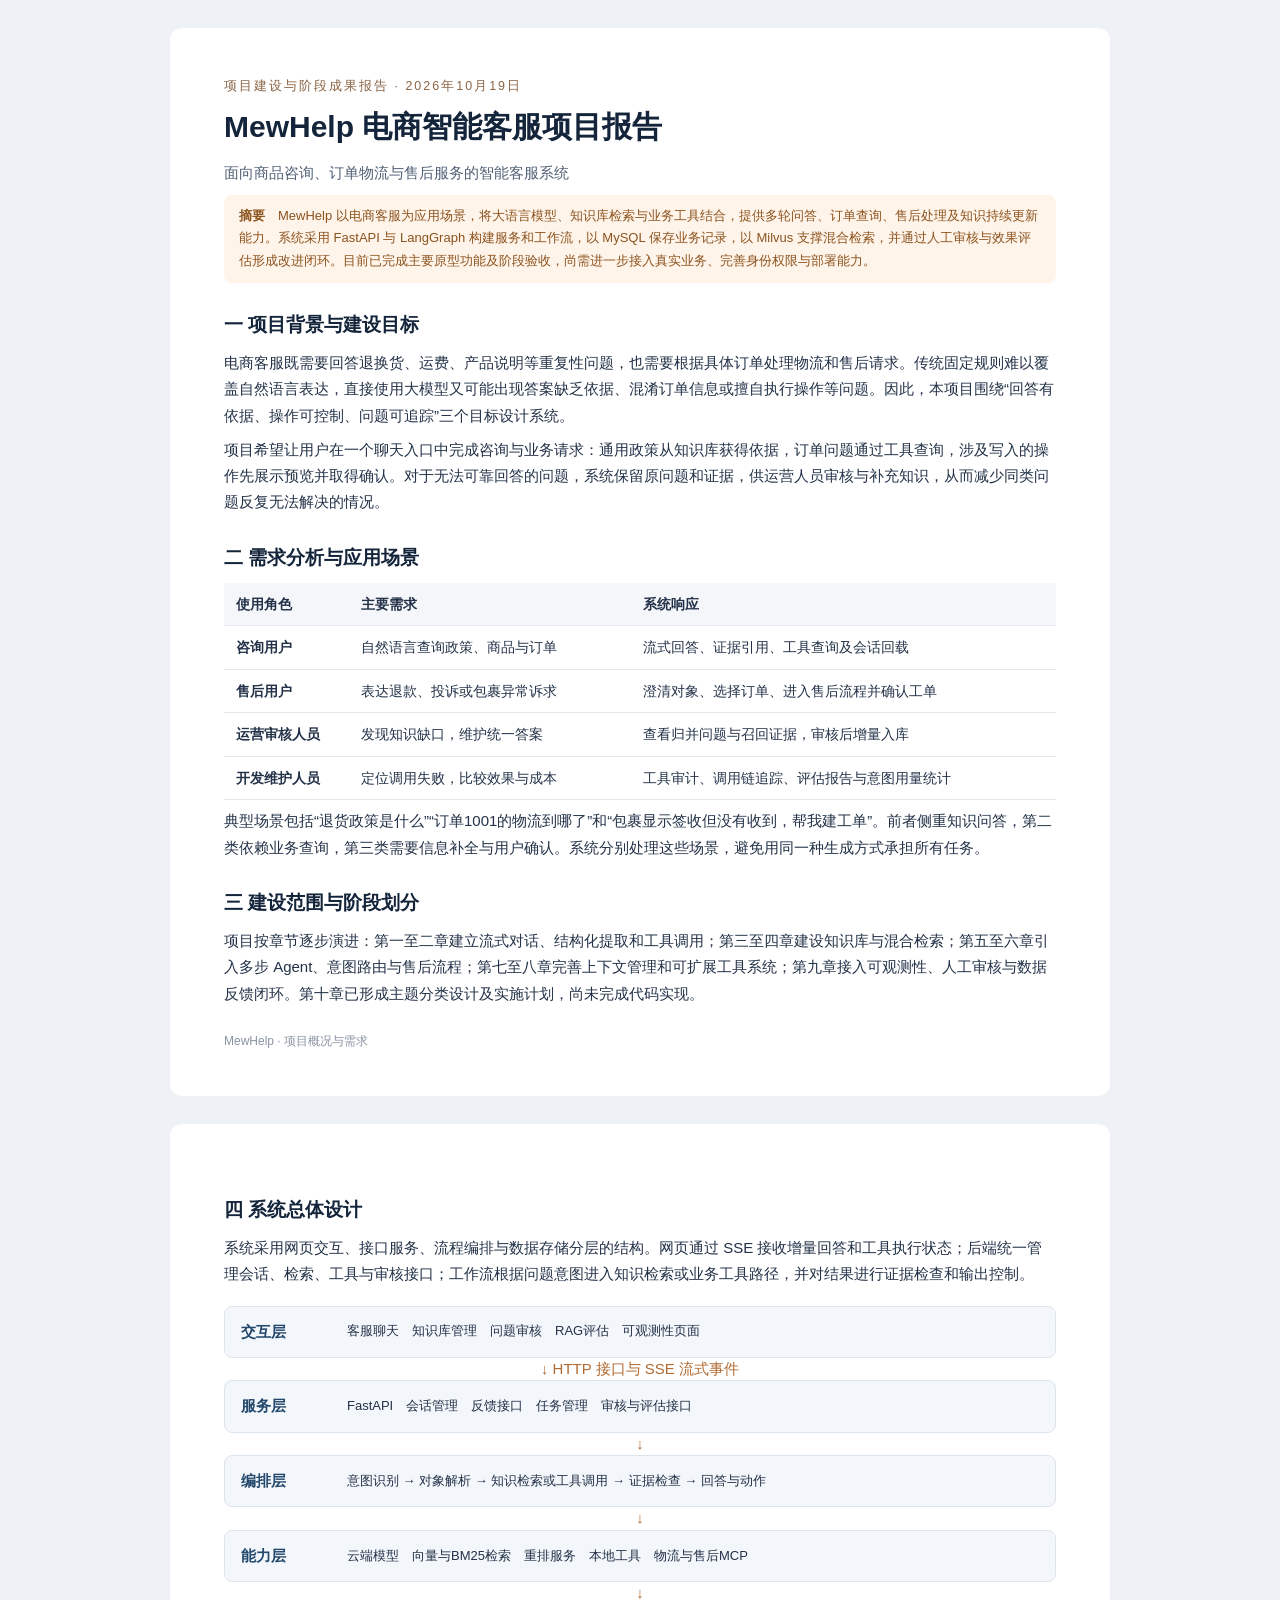
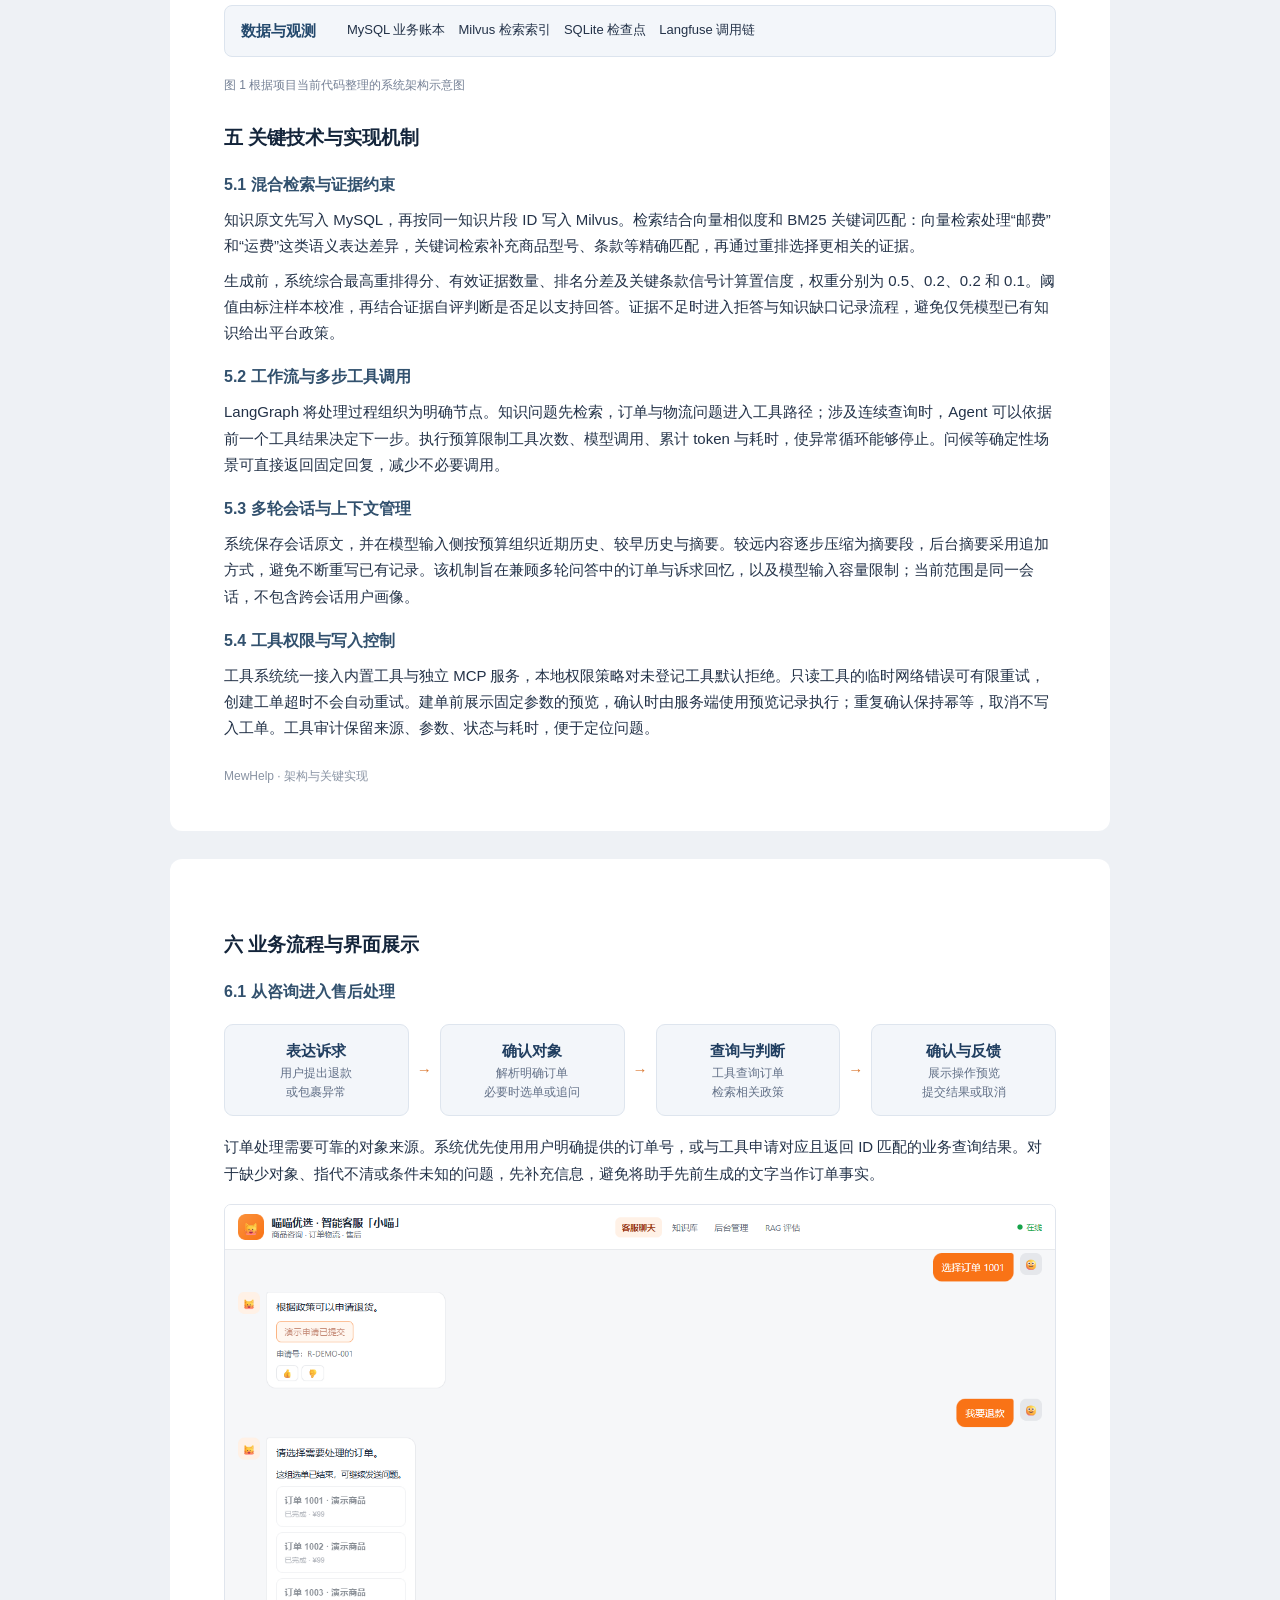
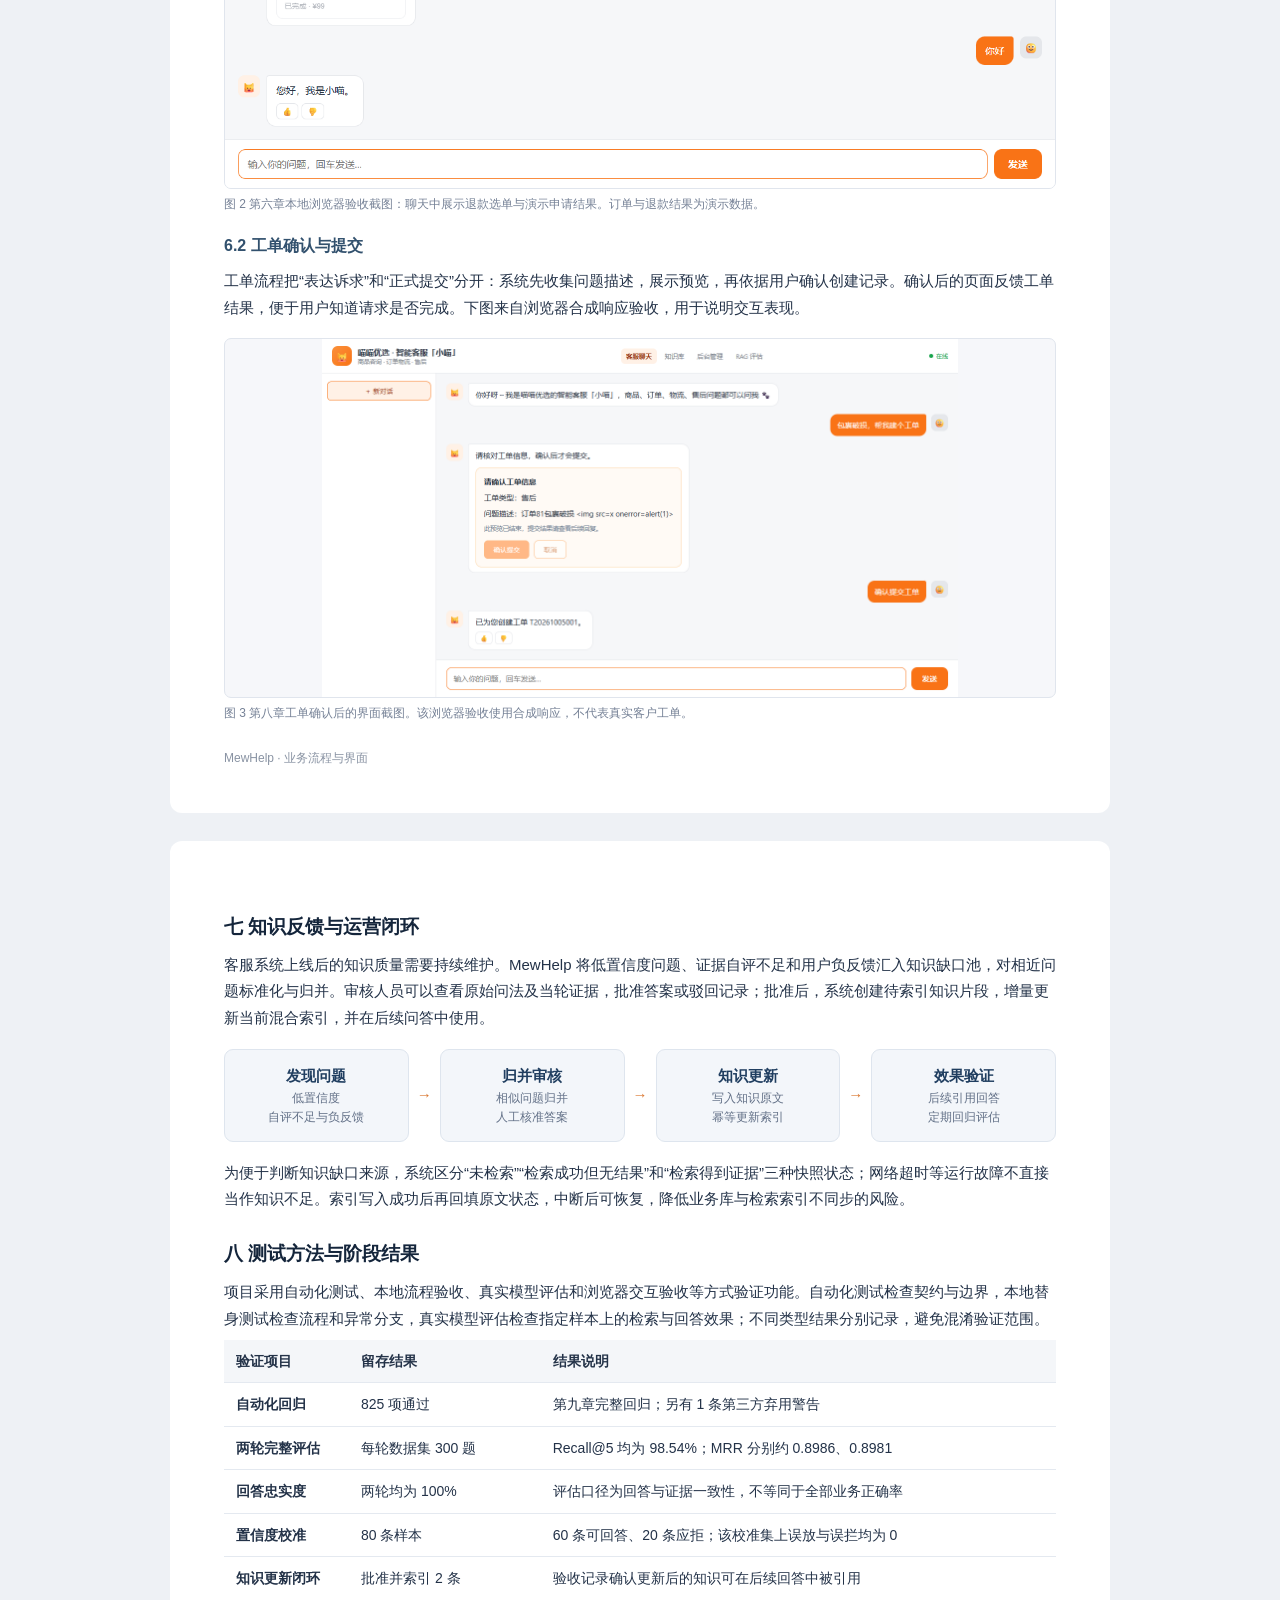
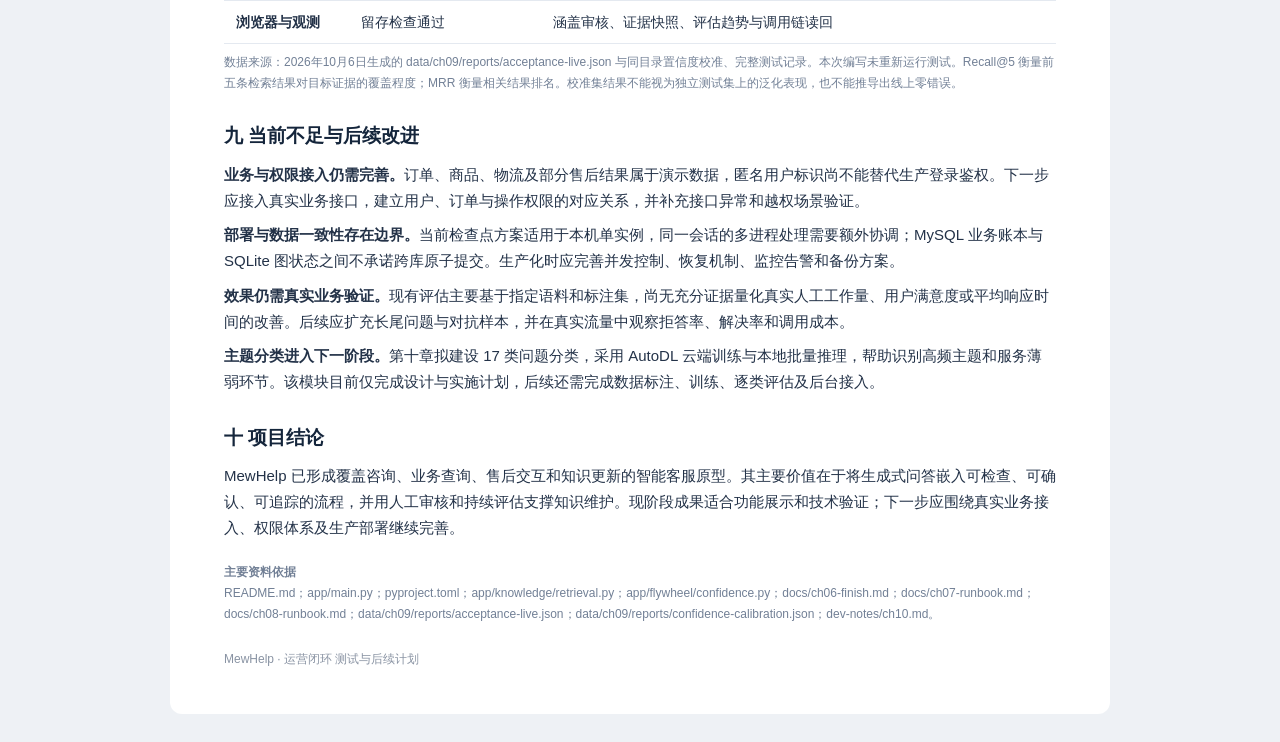
<file: docs/项目报告.html>
<!doctype html><html lang="zh-CN"><head><meta charset="utf-8"><meta name="viewport" content="width=device-width,initial-scale=1"><title>MewHelp 电商智能客服项目报告</title><style>
*{box-sizing:border-box}body{margin:0;background:#eef1f5;color:#233248;font:15px/1.75 'Microsoft YaHei','PingFang SC',sans-serif}.page{max-width:940px;margin:28px auto;padding:44px 54px;background:white;border-radius:12px}header small{color:#8b6445;letter-spacing:2px}h1{font-size:30px;line-height:1.4;margin:8px 0 12px;color:#14253b}h2{font-size:19px;margin:25px 0 9px;color:#14253b}p{margin:8px 0}.intro{color:#526176}.flow{display:flex;align-items:stretch;gap:8px;margin:18px 0}.box{flex:1;background:#f3f6fa;border:1px solid #dee5ee;border-radius:9px;padding:13px 9px;text-align:center}.box b{display:block;color:#203e60}.box small{font-size:12px;color:#627087;line-height:1.6;display:block}.arrow{align-self:center;color:#db7a34}.loop{padding:10px 15px;background:#fff4e9;color:#8c531f;border-radius:8px;font-size:13px}table{border-collapse:collapse;width:100%;font-size:14px}th,td{text-align:left;padding:9px 12px;border-bottom:1px solid #e4e9f0;vertical-align:top}th{background:#f4f6f9}td:first-child{width:125px;font-weight:bold}figure{margin:17px 0}figure img{display:block;width:100%;border:1px solid #e0e5ed;border-radius:7px}figcaption{font-size:12px;color:#758196;margin-top:5px}.metrics{display:flex;gap:12px;margin:15px 0}.metric{flex:1;border:1px solid #dfe7f0;border-radius:9px;padding:14px}.metric strong{font-size:26px;color:#bf651e;display:block}.metric span{font-size:13px}.note,.sources{font-size:12px;color:#728096}.sources{margin-top:20px;overflow-wrap:anywhere}footer{margin-top:24px;font-size:12px;color:#8993a3}@media print{@page{size:A4;margin:14mm}body{background:white;font-size:11pt}.page{margin:0;padding:0;border-radius:0;max-width:none}.page+.page{break-before:page}h2{margin-top:16px}figure,.flow,.metrics,table{break-inside:avoid}header small{font-size:9pt}h1{font-size:23pt}figcaption,.note,.sources,footer{font-size:8pt}}@media(max-width:650px){.page{margin:0;padding:25px 20px}.flow{flex-wrap:wrap}.box{min-width:40%}.arrow{display:none}.metrics{flex-wrap:wrap}.metric{min-width:40%}h1{font-size:25px}}
h3{font-size:16px;margin:17px 0 6px;color:#32516e}.architecture{margin:18px 0}.layer{display:flex;gap:16px;align-items:center;background:#f3f6fa;border:1px solid #dce4ee;border-radius:8px;padding:12px 16px}.layer b{min-width:90px;color:#24496d}.layer span{font-size:13px}.down{text-align:center;color:#b16b33;line-height:1.5}.ticket img{max-height:360px;object-fit:contain;background:#f6f7fa}@media print{body{font-size:10pt;line-height:1.65}h2{font-size:15pt}h3{font-size:11pt}.layer{padding:8px 12px}figure img{max-height:310px;object-fit:contain}.ticket img{max-height:250px}table{font-size:9pt}th,td{padding:6px 8px}.page{break-after:auto}.sources{font-size:7pt}.flow{margin:12px 0}.box{padding:9px 6px}}</style></head><body><article class="page">
<header><small>项目建设与阶段成果报告 · 2026年10月19日</small><h1>MewHelp 电商智能客服项目报告</h1><p class="intro">面向商品咨询、订单物流与售后服务的智能客服系统</p></header>
<div class="loop"><b>摘要</b>　MewHelp 以电商客服为应用场景，将大语言模型、知识库检索与业务工具结合，提供多轮问答、订单查询、售后处理及知识持续更新能力。系统采用 FastAPI 与 LangGraph 构建服务和工作流，以 MySQL 保存业务记录，以 Milvus 支撑混合检索，并通过人工审核与效果评估形成改进闭环。目前已完成主要原型功能及阶段验收，尚需进一步接入真实业务、完善身份权限与部署能力。</div>
<h2>一 项目背景与建设目标</h2>
<p>电商客服既需要回答退换货、运费、产品说明等重复性问题，也需要根据具体订单处理物流和售后请求。传统固定规则难以覆盖自然语言表达，直接使用大模型又可能出现答案缺乏依据、混淆订单信息或擅自执行操作等问题。因此，本项目围绕“回答有依据、操作可控制、问题可追踪”三个目标设计系统。</p>
<p>项目希望让用户在一个聊天入口中完成咨询与业务请求：通用政策从知识库获得依据，订单问题通过工具查询，涉及写入的操作先展示预览并取得确认。对于无法可靠回答的问题，系统保留原问题和证据，供运营人员审核与补充知识，从而减少同类问题反复无法解决的情况。</p>
<h2>二 需求分析与应用场景</h2>
<table><thead><tr><th>使用角色</th><th>主要需求</th><th>系统响应</th></tr></thead><tbody>
<tr><td>咨询用户</td><td>自然语言查询政策、商品与订单</td><td>流式回答、证据引用、工具查询及会话回载</td></tr>
<tr><td>售后用户</td><td>表达退款、投诉或包裹异常诉求</td><td>澄清对象、选择订单、进入售后流程并确认工单</td></tr>
<tr><td>运营审核人员</td><td>发现知识缺口，维护统一答案</td><td>查看归并问题与召回证据，审核后增量入库</td></tr>
<tr><td>开发维护人员</td><td>定位调用失败，比较效果与成本</td><td>工具审计、调用链追踪、评估报告与意图用量统计</td></tr>
</tbody></table>
<p>典型场景包括“退货政策是什么”“订单1001的物流到哪了”和“包裹显示签收但没有收到，帮我建工单”。前者侧重知识问答，第二类依赖业务查询，第三类需要信息补全与用户确认。系统分别处理这些场景，避免用同一种生成方式承担所有任务。</p>
<h2>三 建设范围与阶段划分</h2>
<p>项目按章节逐步演进：第一至二章建立流式对话、结构化提取和工具调用；第三至四章建设知识库与混合检索；第五至六章引入多步 Agent、意图路由与售后流程；第七至八章完善上下文管理和可扩展工具系统；第九章接入可观测性、人工审核与数据反馈闭环。第十章已形成主题分类设计及实施计划，尚未完成代码实现。</p>
<footer>MewHelp · 项目概况与需求</footer></article>
<article class="page">
<h2>四 系统总体设计</h2>
<p>系统采用网页交互、接口服务、流程编排与数据存储分层的结构。网页通过 SSE 接收增量回答和工具执行状态；后端统一管理会话、检索、工具与审核接口；工作流根据问题意图进入知识检索或业务工具路径，并对结果进行证据检查和输出控制。</p>
<div class="architecture" role="img" aria-label="系统分层架构示意图">
<div class="layer"><b>交互层</b><span>客服聊天　知识库管理　问题审核　RAG评估　可观测性页面</span></div><div class="down">↓ HTTP 接口与 SSE 流式事件</div>
<div class="layer"><b>服务层</b><span>FastAPI　会话管理　反馈接口　任务管理　审核与评估接口</span></div><div class="down">↓</div>
<div class="layer"><b>编排层</b><span>意图识别 → 对象解析 → 知识检索或工具调用 → 证据检查 → 回答与动作</span></div><div class="down">↓</div>
<div class="layer"><b>能力层</b><span>云端模型　向量与BM25检索　重排服务　本地工具　物流与售后MCP</span></div><div class="down">↓</div>
<div class="layer"><b>数据与观测</b><span>MySQL 业务账本　Milvus 检索索引　SQLite 检查点　Langfuse 调用链</span></div></div>
<figcaption>图 1 根据项目当前代码整理的系统架构示意图</figcaption>
<h2>五 关键技术与实现机制</h2>
<h3>5.1 混合检索与证据约束</h3>
<p>知识原文先写入 MySQL，再按同一知识片段 ID 写入 Milvus。检索结合向量相似度和 BM25 关键词匹配：向量检索处理“邮费”和“运费”这类语义表达差异，关键词检索补充商品型号、条款等精确匹配，再通过重排选择更相关的证据。</p>
<p>生成前，系统综合最高重排得分、有效证据数量、排名分差及关键条款信号计算置信度，权重分别为 0.5、0.2、0.2 和 0.1。阈值由标注样本校准，再结合证据自评判断是否足以支持回答。证据不足时进入拒答与知识缺口记录流程，避免仅凭模型已有知识给出平台政策。</p>
<h3>5.2 工作流与多步工具调用</h3>
<p>LangGraph 将处理过程组织为明确节点。知识问题先检索，订单与物流问题进入工具路径；涉及连续查询时，Agent 可以依据前一个工具结果决定下一步。执行预算限制工具次数、模型调用、累计 token 与耗时，使异常循环能够停止。问候等确定性场景可直接返回固定回复，减少不必要调用。</p>
<h3>5.3 多轮会话与上下文管理</h3>
<p>系统保存会话原文，并在模型输入侧按预算组织近期历史、较早历史与摘要。较远内容逐步压缩为摘要段，后台摘要采用追加方式，避免不断重写已有记录。该机制旨在兼顾多轮问答中的订单与诉求回忆，以及模型输入容量限制；当前范围是同一会话，不包含跨会话用户画像。</p>
<h3>5.4 工具权限与写入控制</h3>
<p>工具系统统一接入内置工具与独立 MCP 服务，本地权限策略对未登记工具默认拒绝。只读工具的临时网络错误可有限重试，创建工单超时不会自动重试。建单前展示固定参数的预览，确认时由服务端使用预览记录执行；重复确认保持幂等，取消不写入工单。工具审计保留来源、参数、状态与耗时，便于定位问题。</p>
<footer>MewHelp · 架构与关键实现</footer></article>
<article class="page">
<h2>六 业务流程与界面展示</h2>
<h3>6.1 从咨询进入售后处理</h3>
<div class="flow"><div class="box"><b>表达诉求</b><small>用户提出退款<br>或包裹异常</small></div><span class="arrow">→</span><div class="box"><b>确认对象</b><small>解析明确订单<br>必要时选单或追问</small></div><span class="arrow">→</span><div class="box"><b>查询与判断</b><small>工具查询订单<br>检索相关政策</small></div><span class="arrow">→</span><div class="box"><b>确认与反馈</b><small>展示操作预览<br>提交结果或取消</small></div></div>
<p>订单处理需要可靠的对象来源。系统优先使用用户明确提供的订单号，或与工具申请对应且返回 ID 匹配的业务查询结果。对于缺少对象、指代不清或条件未知的问题，先补充信息，避免将助手先前生成的文字当作订单事实。</p>
<figure><img src="[data-uri]" alt="聊天页面中的退款选单、演示申请结果与多轮交互"><figcaption>图 2 第六章本地浏览器验收截图：聊天中展示退款选单与演示申请结果。订单与退款结果为演示数据。</figcaption></figure>
<h3>6.2 工单确认与提交</h3>
<p>工单流程把“表达诉求”和“正式提交”分开：系统先收集问题描述，展示预览，再依据用户确认创建记录。确认后的页面反馈工单结果，便于用户知道请求是否完成。下图来自浏览器合成响应验收，用于说明交互表现。</p>
<figure class="ticket"><img src="[data-uri]" alt="工单确认提交后的界面验收截图"><figcaption>图 3 第八章工单确认后的界面截图。该浏览器验收使用合成响应，不代表真实客户工单。</figcaption></figure>
<footer>MewHelp · 业务流程与界面</footer></article>
<article class="page">
<h2>七 知识反馈与运营闭环</h2>
<p>客服系统上线后的知识质量需要持续维护。MewHelp 将低置信度问题、证据自评不足和用户负反馈汇入知识缺口池，对相近问题标准化与归并。审核人员可以查看原始问法及当轮证据，批准答案或驳回记录；批准后，系统创建待索引知识片段，增量更新当前混合索引，并在后续问答中使用。</p>
<div class="flow"><div class="box"><b>发现问题</b><small>低置信度<br>自评不足与负反馈</small></div><span class="arrow">→</span><div class="box"><b>归并审核</b><small>相似问题归并<br>人工核准答案</small></div><span class="arrow">→</span><div class="box"><b>知识更新</b><small>写入知识原文<br>幂等更新索引</small></div><span class="arrow">→</span><div class="box"><b>效果验证</b><small>后续引用回答<br>定期回归评估</small></div></div>
<p>为便于判断知识缺口来源，系统区分“未检索”“检索成功但无结果”和“检索得到证据”三种快照状态；网络超时等运行故障不直接当作知识不足。索引写入成功后再回填原文状态，中断后可恢复，降低业务库与检索索引不同步的风险。</p>
<h2>八 测试方法与阶段结果</h2>
<p>项目采用自动化测试、本地流程验收、真实模型评估和浏览器交互验收等方式验证功能。自动化测试检查契约与边界，本地替身测试检查流程和异常分支，真实模型评估检查指定样本上的检索与回答效果；不同类型结果分别记录，避免混淆验证范围。</p>
<table><thead><tr><th>验证项目</th><th>留存结果</th><th>结果说明</th></tr></thead><tbody>
<tr><td>自动化回归</td><td>825 项通过</td><td>第九章完整回归；另有 1 条第三方弃用警告</td></tr>
<tr><td>两轮完整评估</td><td>每轮数据集 300 题</td><td>Recall@5 均为 98.54%；MRR 分别约 0.8986、0.8981</td></tr>
<tr><td>回答忠实度</td><td>两轮均为 100%</td><td>评估口径为回答与证据一致性，不等同于全部业务正确率</td></tr>
<tr><td>置信度校准</td><td>80 条样本</td><td>60 条可回答、20 条应拒；该校准集上误放与误拦均为 0</td></tr>
<tr><td>知识更新闭环</td><td>批准并索引 2 条</td><td>验收记录确认更新后的知识可在后续回答中被引用</td></tr>
<tr><td>浏览器与观测</td><td>留存检查通过</td><td>涵盖审核、证据快照、评估趋势与调用链读回</td></tr>
</tbody></table>
<p class="note">数据来源：2026年10月6日生成的 data/ch09/reports/acceptance-live.json 与同目录置信度校准、完整测试记录。本次编写未重新运行测试。Recall@5 衡量前五条检索结果对目标证据的覆盖程度；MRR 衡量相关结果排名。校准集结果不能视为独立测试集上的泛化表现，也不能推导出线上零错误。</p>
<h2>九 当前不足与后续改进</h2>
<p><b>业务与权限接入仍需完善。</b>订单、商品、物流及部分售后结果属于演示数据，匿名用户标识尚不能替代生产登录鉴权。下一步应接入真实业务接口，建立用户、订单与操作权限的对应关系，并补充接口异常和越权场景验证。</p>
<p><b>部署与数据一致性存在边界。</b>当前检查点方案适用于本机单实例，同一会话的多进程处理需要额外协调；MySQL 业务账本与 SQLite 图状态之间不承诺跨库原子提交。生产化时应完善并发控制、恢复机制、监控告警和备份方案。</p>
<p><b>效果仍需真实业务验证。</b>现有评估主要基于指定语料和标注集，尚无充分证据量化真实人工工作量、用户满意度或平均响应时间的改善。后续应扩充长尾问题与对抗样本，并在真实流量中观察拒答率、解决率和调用成本。</p>
<p><b>主题分类进入下一阶段。</b>第十章拟建设 17 类问题分类，采用 AutoDL 云端训练与本地批量推理，帮助识别高频主题和服务薄弱环节。该模块目前仅完成设计与实施计划，后续还需完成数据标注、训练、逐类评估及后台接入。</p>
<h2>十 项目结论</h2>
<p>MewHelp 已形成覆盖咨询、业务查询、售后交互和知识更新的智能客服原型。其主要价值在于将生成式问答嵌入可检查、可确认、可追踪的流程，并用人工审核和持续评估支撑知识维护。现阶段成果适合功能展示和技术验证；下一步应围绕真实业务接入、权限体系及生产部署继续完善。</p>
<div class="sources"><b>主要资料依据</b><br>README.md；app/main.py；pyproject.toml；app/knowledge/retrieval.py；app/flywheel/confidence.py；docs/ch06-finish.md；docs/ch07-runbook.md；docs/ch08-runbook.md；data/ch09/reports/acceptance-live.json；data/ch09/reports/confidence-calibration.json；dev-notes/ch10.md。</div>
<footer>MewHelp · 运营闭环 测试与后续计划</footer></article></body></html>
</file>
